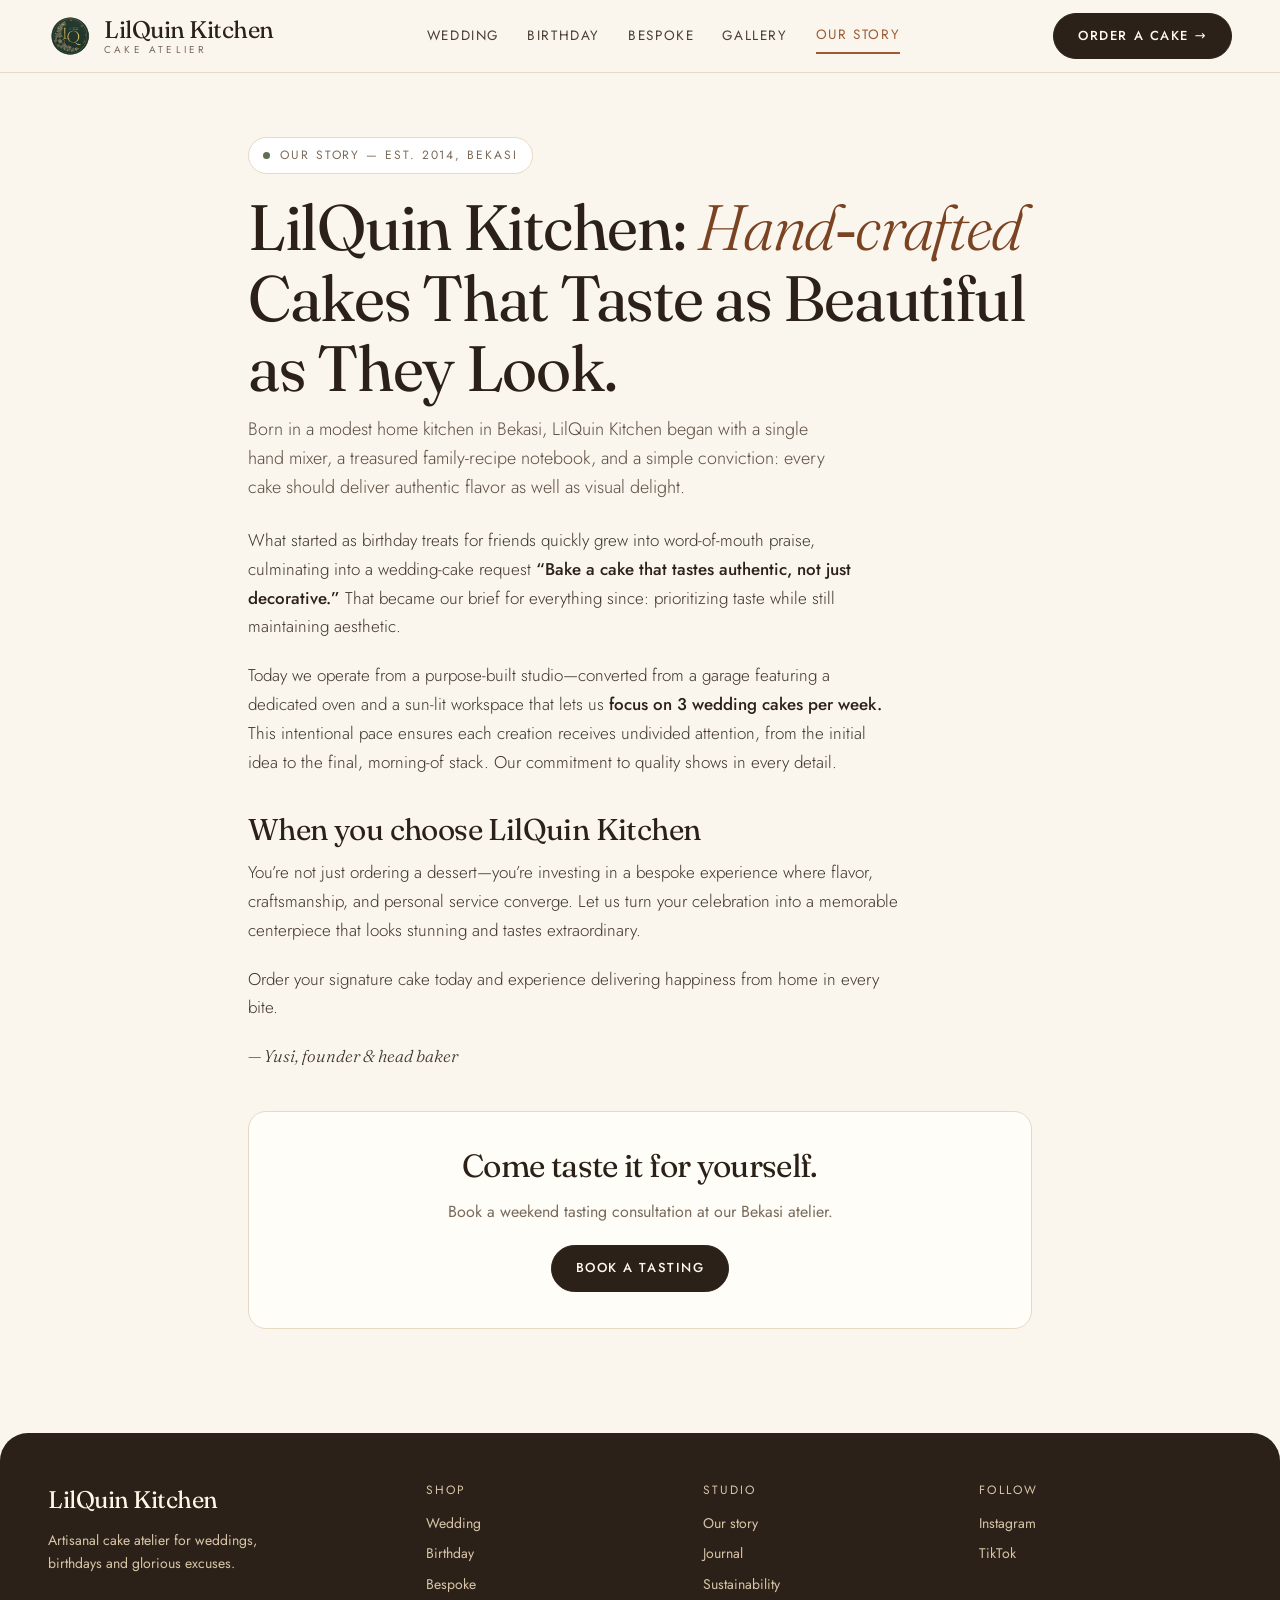
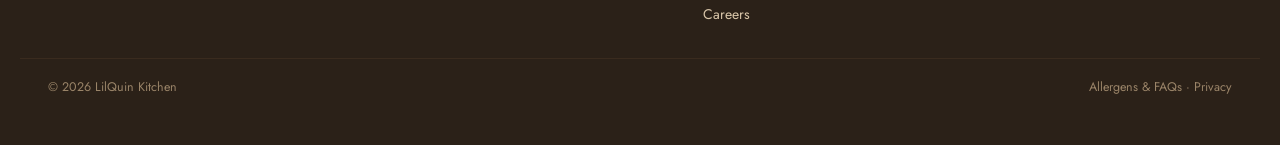
<file: our-story.html>
<!DOCTYPE html>
<html lang="en">

<head>
  <meta charset="UTF-8">
  <meta name="viewport" content="width=device-width, initial-scale=1.0">
  <link rel="icon" type="image/png" href="/assets/images/logo.png">
  <title>Our Story — LilQuin Kitchen</title>
  <meta name="description" content="From a home kitchen in Bekasi to an intentional cake atelier. Read the story of head baker Yusi and our flavour-first philosophy.">
  <link
    href="https://fonts.googleapis.com/css2?family=Fraunces:ital,opsz,wght@0,9..144,300;0,9..144,400;0,9..144,500;0,9..144,600;1,9..144,400;1,9..144,500&family=Jost:wght@300;400;500;600&display=swap"
    rel="stylesheet">
  <link rel="stylesheet" href="/assets/css/style.css">
</head>

<body>
  <header>
    <div class="wrap-wide nav">
      <div class="logo">
        <img src="/assets/images/logo.png" alt="LilQuin Kitchen logo">
        <a href="/" class="logo-text">LilQuin Kitchen <small>Cake Atelier</small></a>
      </div>
      <nav class="links">
        <a href="/wedding">Wedding</a>
        <a href="/birthday">Birthday</a>
        <a href="/bespoke">Bespoke</a>
        <a href="/#gallery">Gallery</a>
        <a href="/our-story" class="active">Our Story</a>
      </nav>
      <a class="btn" href="https://wa.me/628977555739" target="_blank" rel="noopener noreferrer">Order a cake →</a>
      <button class="hamburger" aria-label="Menu" aria-expanded="false"><span></span></button>
    </div>
  </header>

  <div class="wrap-narrow">
    <main class="page-hero">
      <div class="eyebrow"><span class="dot"></span> Our Story — Est. 2014, Bekasi</div>
      <h1>LilQuin Kitchen: <i>Hand‑crafted</i> Cakes That Taste as Beautiful as They Look.</h1>
      <p class="lead">Born in a modest home kitchen in Bekasi, LilQuin Kitchen began with a single hand mixer, a treasured family‑recipe notebook, and a simple conviction: every cake should deliver authentic flavor as well as visual delight.</p>

      <div class="prose">
        <p>What started as birthday treats for friends quickly grew into word‑of‑mouth praise, culminating into a wedding‑cake request <strong>“Bake a cake that tastes authentic, not just decorative.”</strong> That became our brief for everything since: prioritizing taste while still maintaining aesthetic.</p>

        <p>Today we operate from a purpose‑built studio—converted from a garage featuring a dedicated oven and a sun‑lit workspace that lets us <strong>focus on 3 wedding cakes per week.</strong> This intentional pace ensures each creation receives undivided attention, from the initial idea to the final, morning‑of stack. Our commitment to quality shows in every detail.</p>

        <h2>When you choose LilQuin Kitchen</h2>
        <p>You’re not just ordering a dessert—you’re investing in a bespoke experience where flavor, craftsmanship, and personal service converge. Let us turn your celebration into a memorable centerpiece that looks stunning and tastes extraordinary.</p>
        <p>Order your signature cake today and experience delivering happiness from home in every bite.</p>
        <p class="signoff">— Yusi, founder & head baker</p>
      </div>

      <div class="cta-box">
        <h2>Come taste it for yourself.</h2>
        <p style="color:var(--muted);margin-bottom:20px;">Book a weekend tasting consultation at our Bekasi atelier.</p>
        <a class="btn" href="#book-tasting" data-open-booking>Book a tasting</a>
      </div>
    </main>
  </div>

  <footer>
    <div class="wrap-wide cols">
      <div>
        <div class="logo" style="color:#FFF6E6">LilQuin Kitchen</div>
        <p style="font-size:14px;margin-top:10px;max-width:32ch">Artisanal cake atelier for weddings, birthdays and glorious excuses.</p>
      </div>
      <div>
        <div style="font-size:12px;letter-spacing:.18em;text-transform:uppercase;margin-bottom:12px">Shop</div>
        <div style="display:grid;gap:8px;font-size:14px">
          <a href="/wedding">Wedding</a>
          <a href="/birthday">Birthday</a>
          <a href="/bespoke">Bespoke</a>
        </div>
      </div>
      <div>
        <div style="font-size:12px;letter-spacing:.18em;text-transform:uppercase;margin-bottom:12px">Studio</div>
        <div style="display:grid;gap:8px;font-size:14px">
          <a href="/our-story">Our story</a>
          <a href="#">Journal</a>
          <a href="#">Sustainability</a>
          <a href="#">Careers</a>
        </div>
      </div>
      <div>
        <div style="font-size:12px;letter-spacing:.18em;text-transform:uppercase;margin-bottom:12px">Follow</div>
        <div style="display:grid;gap:8px;font-size:14px">
          <a href="https://instagram.com/lilquin_kitchen" target="_blank" rel="noopener noreferrer">Instagram</a>
          <a href="https://tiktok.com/@lilquin_kitchen" target="_blank" rel="noopener noreferrer">TikTok</a>
        </div>
      </div>
    </div>
    <div class="wrap footbar"><span>© 2026 LilQuin Kitchen</span><span>Allergens & FAQs · Privacy</span></div>
  </footer>

  <script src="/assets/js/shared.js"></script>
</body>

</html>
</file>
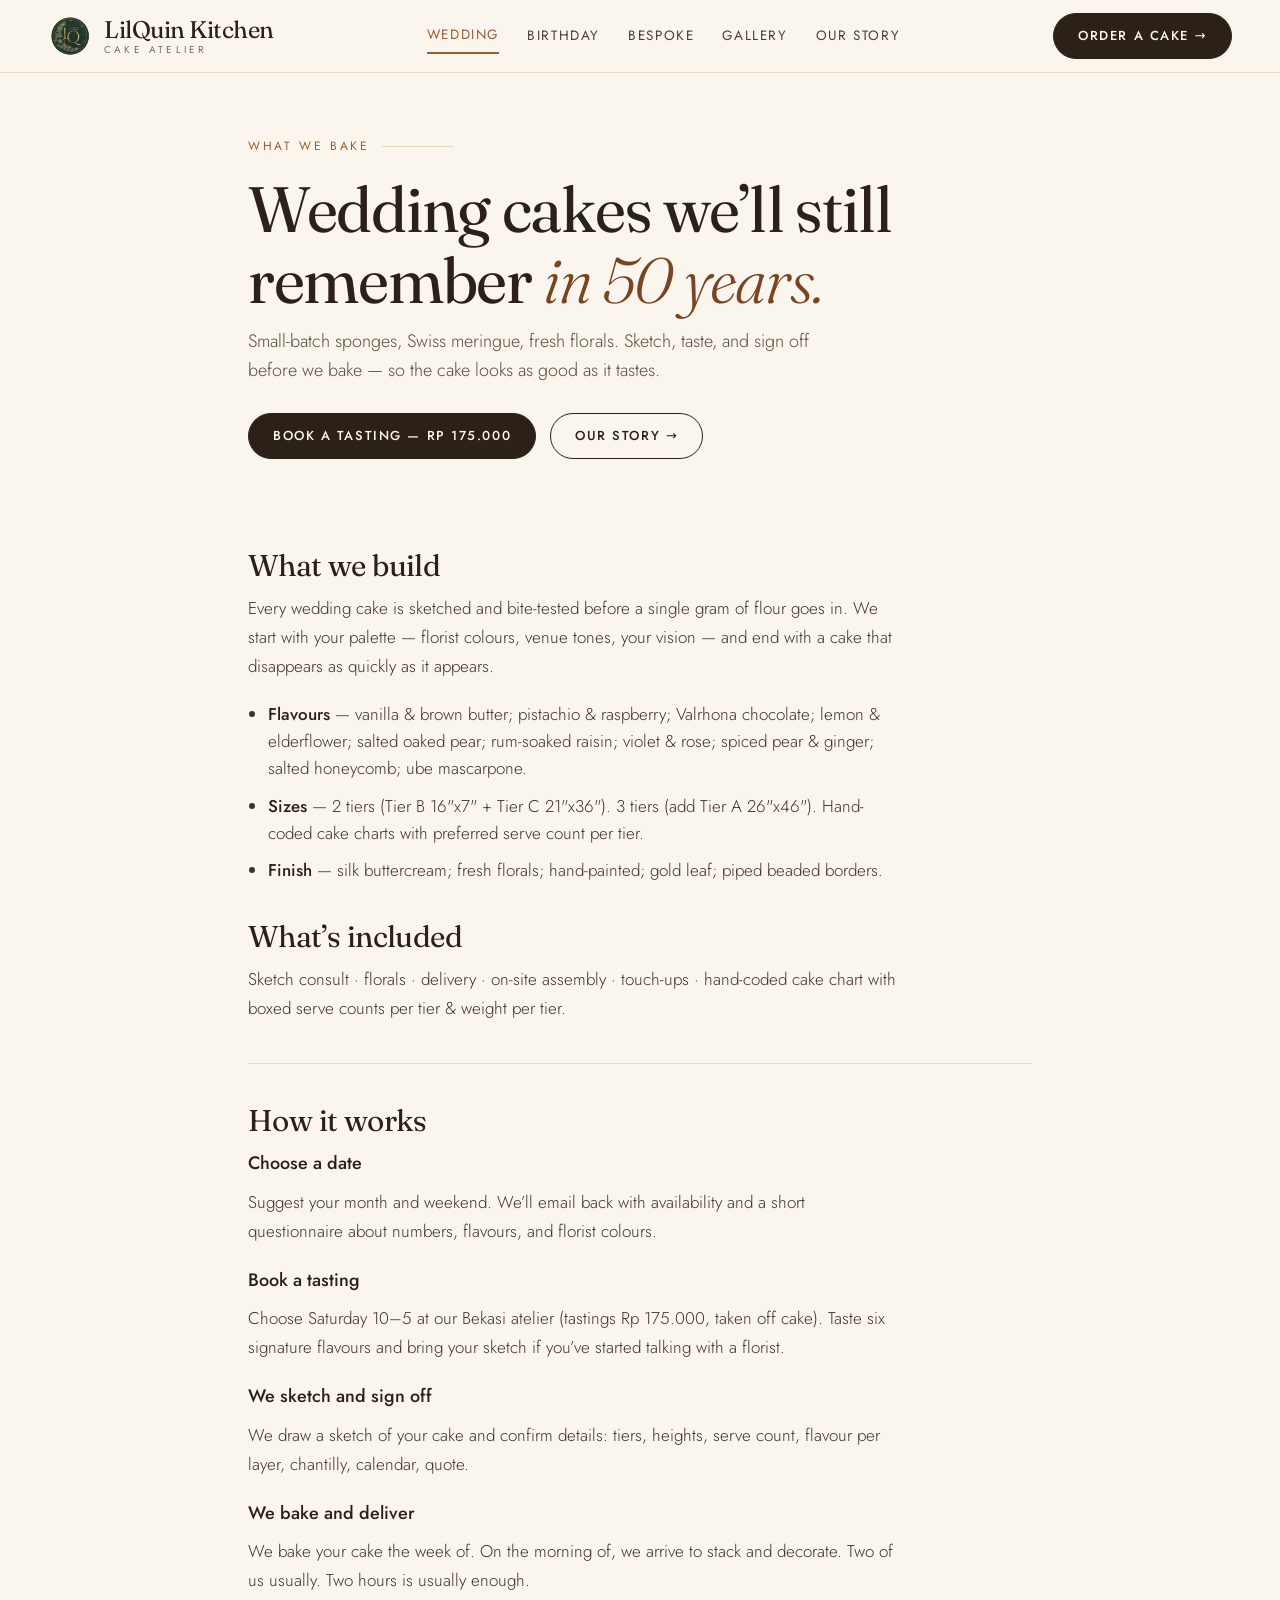
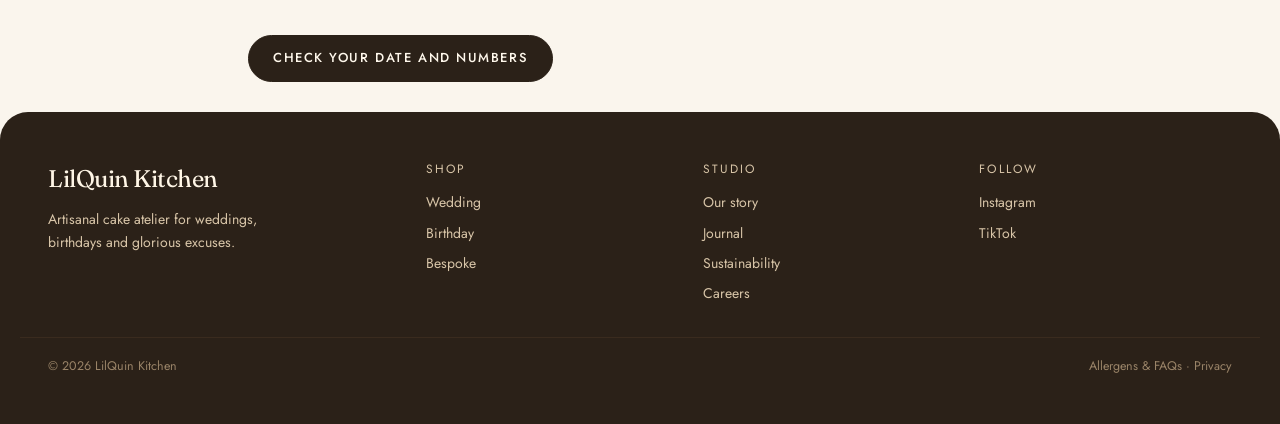
<file: wedding.html>
<!DOCTYPE html>
<html lang="en">

<head>
  <meta charset="UTF-8">
  <meta name="viewport" content="width=device-width, initial-scale=1.0">
  <link rel="icon" type="image/png" href="/assets/images/logo.png">
  <title>Wedding Cakes — LilQuin Kitchen</title>
  <meta name="description" content="Small-batch heirloom wedding cakes. Silky Swiss meringue buttercream, floral styling, and tasting sessions in Bekasi.">
  <link
    href="https://fonts.googleapis.com/css2?family=Fraunces:ital,opsz,wght@0,9..144,300;0,9..144,400;0,9..144,500;0,9..144,600;1,9..144,400;1,9..144,500&family=Jost:wght@300;400;500;600&display=swap"
    rel="stylesheet">
  <link rel="stylesheet" href="/assets/css/style.css">
</head>

<body>
  <header>
    <div class="wrap-wide nav">
      <div class="logo">
        <img src="/assets/images/logo.png" alt="LilQuin Kitchen logo">
        <a href="/" class="logo-text">LilQuin Kitchen <small>Cake Atelier</small></a>
      </div>
      <nav class="links">
        <a href="/wedding" class="active">Wedding</a>
        <a href="/birthday">Birthday</a>
        <a href="/bespoke">Bespoke</a>
        <a href="/#gallery">Gallery</a>
        <a href="/our-story">Our Story</a>
      </nav>
      <a class="btn" href="https://wa.me/628977555739" target="_blank" rel="noopener noreferrer">Order a cake →</a>
      <button class="hamburger" aria-label="Menu" aria-expanded="false"><span></span></button>
    </div>
  </header>

  <div class="wrap-narrow">
    <div class="page-hero">
      <div class="kicker">What we bake</div>
      <h1>Wedding cakes we’ll still remember <i>in 50 years.</i></h1>
      <p class="lead">Small-batch sponges, Swiss meringue, fresh florals. Sketch, taste, and sign off before we bake — so the cake looks as good as it tastes.</p>
      <div class="cta-wrap">
        <a class="btn" href="#book-tasting" data-open-booking>Book a tasting — Rp 175.000</a>
        <a class="btn light" href="/our-story">Our Story →</a>
      </div>
    </div>
  </div>

  <main class="wrap-narrow">
    <section class="prose">
      <h2>What we build</h2>
      <p>Every wedding cake is sketched and bite-tested before a single gram of flour goes in. We start with your palette — florist colours, venue tones, your vision — and end with a cake that disappears as quickly as it appears.</p>

      <ul>
        <li><strong>Flavours</strong> — vanilla & brown butter; pistachio & raspberry; Valrhona chocolate; lemon & elderflower; salted oaked pear; rum-soaked raisin; violet & rose; spiced pear & ginger; salted honeycomb; ube mascarpone.</li>
        <li><strong>Sizes</strong> — 2 tiers (Tier B 16"x7" + Tier C 21"x36"). 3 tiers (add Tier A 26"x46"). Hand-coded cake charts with preferred serve count per tier.</li>
        <li><strong>Finish</strong> — silk buttercream; fresh florals; hand-painted; gold leaf; piped beaded borders.</li>
      </ul>

      <h2>What’s included</h2>
      <div class="box">
        <p>Sketch consult · florals · delivery · on-site assembly · touch-ups · hand-coded cake chart with boxed serve counts per tier & weight per tier.</p>
      </div>
    </section>

    <div class="divider"></div>

    <section class="prose">
      <h2>How it works</h2>
      <div class="emoji">Choose a date</div>
      <p>Suggest your month and weekend. We’ll email back with availability and a short questionnaire about numbers, flavours, and florist colours.</p>

      <div class="emoji">Book a tasting</div>
      <p>Choose Saturday 10–5 at our Bekasi atelier (tastings Rp 175.000, taken off cake). Taste six signature flavours and bring your sketch if you’ve started talking with a florist.</p>

      <div class="emoji">We sketch and sign off</div>
      <p>We draw a sketch of your cake and confirm details: tiers, heights, serve count, flavour per layer, chantilly, calendar, quote.</p>

      <div class="emoji">We bake and deliver</div>
      <p>We bake your cake the week of. On the morning of, we arrive to stack and decorate. Two of us usually. Two hours is usually enough.</p>
    </section>

    <div class="cta-wrap" style="margin-top:40px">
      <a class="btn" href="#book-tasting" data-open-booking>Check your date and numbers</a>
    </div>
  </main>

  <footer>
    <div class="wrap-wide cols">
      <div>
        <div class="logo" style="color:#FFF6E6">LilQuin Kitchen</div>
        <p style="font-size:14px;margin-top:10px;max-width:32ch">Artisanal cake atelier for weddings, birthdays and glorious excuses.</p>
      </div>
      <div>
        <div style="font-size:12px;letter-spacing:.18em;text-transform:uppercase;margin-bottom:12px">Shop</div>
        <div style="display:grid;gap:8px;font-size:14px">
          <a href="/wedding">Wedding</a>
          <a href="/birthday">Birthday</a>
          <a href="/bespoke">Bespoke</a>
        </div>
      </div>
      <div>
        <div style="font-size:12px;letter-spacing:.18em;text-transform:uppercase;margin-bottom:12px">Studio</div>
        <div style="display:grid;gap:8px;font-size:14px">
          <a href="/our-story">Our story</a>
          <a href="#">Journal</a>
          <a href="#">Sustainability</a>
          <a href="#">Careers</a>
        </div>
      </div>
      <div>
        <div style="font-size:12px;letter-spacing:.18em;text-transform:uppercase;margin-bottom:12px">Follow</div>
        <div style="display:grid;gap:8px;font-size:14px">
          <a href="https://instagram.com/lilquin_kitchen" target="_blank" rel="noopener noreferrer">Instagram</a>
          <a href="https://tiktok.com/@lilquin_kitchen" target="_blank" rel="noopener noreferrer">TikTok</a>
        </div>
      </div>
    </div>
    <div class="wrap footbar"><span>© 2026 LilQuin Kitchen</span><span>Allergens & FAQs · Privacy</span></div>
  </footer>

  <script src="/assets/js/shared.js"></script>
</body>

</html>
</file>
<file: assets/css/style.css>
/* ==========================================================================
   LilQuin Kitchen — Unified Design System & Styles
   Zero-dependency, semantic, mobile-accessible, performance-optimized
   ========================================================================== */

/* ---- Design Tokens ---- */
:root {
  --cream: #FAF5ED;
  --cream2: #F3EAD9;
  --ink: #2B2118;
  --muted: #7A6A5B;
  --line: #E7D9C4;
  --accent: #9C5B33;
  --accent-dark: #7A4423;
  --sage: #5F6F52;
  --blush: #EFD9C5;
  --card: #FFFDF8;
  --radius: 18px;
}

/* ---- Reset & Base ---- */
*, *::before, *::after {
  margin: 0;
  padding: 0;
  box-sizing: border-box;
}

html, body {
  overflow-x: clip;
}

body {
  font-family: 'Jost', system-ui, -apple-system, sans-serif;
  background: var(--cream);
  color: var(--ink);
  line-height: 1.6;
  -webkit-font-smoothing: antialiased;
  -moz-osx-font-smoothing: grayscale;
}

h1, h2, h3, h4, .serif {
  font-family: 'Fraunces', Georgia, serif;
  font-weight: 400;
  line-height: 1.1;
  letter-spacing: -0.02em;
}

a {
  color: inherit;
  text-decoration: none;
}

img {
  max-width: 100%;
  height: auto;
  display: block;
}

/* ---- Layout Wrappers ---- */
.wrap {
  max-width: 1240px;
  margin: 0 auto;
  padding: 0 28px;
}
.wrap-narrow {
  max-width: 840px;
  margin: 0 auto;
  padding: 0 28px;
}
.wrap-wide {
  max-width: 1240px;
  margin: 0 auto;
  padding: 0 28px;
}

/* ---- Header / Navigation ---- */
header {
  position: sticky;
  top: 0;
  z-index: 50;
  background: rgba(250, 245, 237, 0.92);
  backdrop-filter: blur(14px);
  -webkit-backdrop-filter: blur(14px);
  border-bottom: 1px solid var(--line);
}

.nav {
  display: flex;
  align-items: center;
  justify-content: space-between;
  height: 72px;
  gap: 16px;
}

.logo {
  display: flex;
  align-items: center;
  gap: 12px;
  font-family: 'Fraunces', Georgia, serif;
  font-size: 24px;
  letter-spacing: -0.02em;
  min-width: 0;
  flex-shrink: 1;
}

.logo img {
  width: 44px;
  height: 44px;
  border-radius: 50%;
  object-fit: cover;
  flex-shrink: 0;
}

.logo-text {
  display: flex;
  flex-direction: column;
  line-height: 1;
}

.logo span {
  font-style: italic;
  font-weight: 300;
}

.logo small, .logo-text small {
  display: block;
  font-family: 'Jost', sans-serif;
  font-size: 10px;
  letter-spacing: 0.32em;
  text-transform: uppercase;
  color: var(--muted);
  margin-top: 3px;
}

.links {
  display: flex;
  align-items: center;
  gap: 28px;
  font-size: 13.5px;
  letter-spacing: 0.12em;
  text-transform: uppercase;
  color: #4A3E33;
}

.links a {
  position: relative;
  padding: 6px 0;
  transition: color 0.2s;
}

.links a:hover {
  color: var(--accent);
}

.links a.active {
  color: var(--accent);
  border-bottom: 2px solid var(--accent);
}

/* ---- Buttons & Interactive Elements (44px min touch target) ---- */
.btn {
  display: inline-flex;
  align-items: center;
  justify-content: center;
  gap: 10px;
  background: var(--ink);
  color: #FFF8EC;
  border: 1px solid var(--ink);
  border-radius: 999px;
  padding: 12px 24px;
  min-height: 44px;
  font-size: 13px;
  letter-spacing: 0.12em;
  text-transform: uppercase;
  font-weight: 500;
  cursor: pointer;
  transition: background 0.2s, transform 0.2s, color 0.2s;
  white-space: nowrap;
}

.btn:hover {
  background: var(--accent);
  border-color: var(--accent);
  color: #fff;
  transform: translateY(-1px);
}

.btn.light {
  background: transparent;
  color: var(--ink);
  border: 1px solid var(--ink);
}

.btn.light:hover {
  background: var(--ink);
  color: #fff;
}

/* ---- Utility & Accents ---- */
.eyebrow {
  display: inline-flex;
  align-items: center;
  gap: 10px;
  border: 1px solid var(--line);
  background: #fff;
  border-radius: 999px;
  padding: 8px 14px;
  font-size: 12px;
  letter-spacing: 0.16em;
  text-transform: uppercase;
  color: var(--muted);
}

.dot {
  width: 7px;
  height: 7px;
  border-radius: 50%;
  background: var(--sage);
}

.kicker {
  font-size: 12px;
  letter-spacing: 0.22em;
  text-transform: uppercase;
  color: var(--accent);
  margin-bottom: 12px;
  display: flex;
  align-items: center;
  gap: 12px;
}

.kicker::after {
  content: "";
  height: 1px;
  width: 72px;
  background: var(--line);
  display: inline-block;
}

.divider {
  border: 0;
  border-top: 1px solid var(--line);
  margin: 40px 0;
}

/* ---- Hero Sections ---- */
.hero {
  display: grid;
  grid-template-columns: 1.05fr 0.95fr;
  gap: 56px;
  padding: 64px 0 36px;
  align-items: center;
}

.hero h1 {
  font-size: clamp(38px, 5.2vw, 74px);
  margin: 22px 0 18px;
  word-break: break-word;
  overflow-wrap: anywhere;
}

.hero h1 i {
  font-style: italic;
  font-weight: 300;
  color: var(--accent-dark);
}

.lede {
  font-size: 18px;
  color: #5B4D40;
  max-width: 48ch;
  font-weight: 300;
  line-height: 1.6;
}

.cta-row, .cta-wrap {
  display: flex;
  gap: 14px;
  margin: 28px 0 30px;
  flex-wrap: wrap;
}

.meta {
  display: flex;
  gap: 36px;
  border-top: 1px solid var(--line);
  padding-top: 22px;
}

.meta div strong {
  font-family: 'Fraunces', Georgia, serif;
  font-size: 28px;
  display: block;
  line-height: 1;
}

.meta div span {
  font-size: 12px;
  letter-spacing: 0.14em;
  text-transform: uppercase;
  color: var(--muted);
}

/* Hero visual */
.visual {
  position: relative;
}

.arch {
  border-radius: 999px 999px 24px 24px;
  overflow: hidden;
  border: 1px solid var(--line);
  box-shadow: 0 30px 80px rgba(80, 50, 20, 0.16);
  aspect-ratio: 0.83;
  background: #eee;
}

.arch img {
  width: 100%;
  height: 100%;
  object-fit: cover;
}

.float {
  position: absolute;
  background: var(--card);
  border: 1px solid var(--line);
  border-radius: 16px;
  padding: 14px 16px;
  box-shadow: 0 16px 40px rgba(60, 35, 10, 0.14);
  display: flex;
  gap: 12px;
  align-items: center;
}

.float.taste {
  left: 16px;
  bottom: 16px;
  max-width: 250px;
}

.float.slice {
  right: 16px;
  top: 16px;
}

.float img {
  width: 52px;
  height: 52px;
  border-radius: 12px;
  object-fit: cover;
}

.float strong {
  font-size: 14px;
  display: block;
  line-height: 1.3;
}

.float small {
  font-size: 12.5px;
  color: var(--muted);
}

.stamp {
  position: absolute;
  left: 16px;
  top: 16px;
  width: 96px;
  height: 96px;
  border-radius: 50%;
  background: var(--ink);
  color: #F3E6CF;
  display: grid;
  place-items: center;
  text-align: center;
  font-size: 10px;
  letter-spacing: 0.16em;
  text-transform: uppercase;
  line-height: 1.3;
  transform: rotate(-12deg);
}

/* Page Hero (Subpages) */
.page-hero {
  padding-top: 64px;
  padding-bottom: 24px;
}

.page-hero h1 {
  font-size: clamp(38px, 5vw, 64px);
  margin: 18px 0 12px;
  word-break: break-word;
  overflow-wrap: anywhere;
}

.page-hero h1 i {
  font-style: italic;
  font-weight: 300;
  color: var(--accent-dark);
}

.page-hero p.lead {
  font-size: 18px;
  color: #5B4D40;
  font-weight: 300;
  max-width: 58ch;
  margin-bottom: 24px;
}

/* ---- Collections & Cards ---- */
.section {
  padding: 72px 0 10px;
}

.section h2 {
  font-size: clamp(28px, 3.6vw, 50px);
  max-width: 18ch;
}

.section h2 em {
  font-style: italic;
  font-weight: 300;
}

.split {
  display: flex;
  justify-content: space-between;
  align-items: flex-end;
  gap: 24px;
  margin-bottom: 32px;
}

.split p {
  max-width: 38ch;
  color: var(--muted);
  font-size: 16px;
}

.grid3 {
  display: grid;
  grid-template-columns: 1.2fr 1fr 1fr;
  gap: 20px;
}

.card {
  background: var(--card);
  border: 1px solid var(--line);
  border-radius: var(--radius);
  overflow: hidden;
  transition: transform 0.3s, box-shadow 0.3s;
}

.card:hover {
  transform: translateY(-4px);
  box-shadow: 0 24px 60px rgba(90, 55, 20, 0.14);
}

.card .ph {
  aspect-ratio: 4/4.6;
  overflow: hidden;
  background: #eee;
}

.card:first-child .ph {
  aspect-ratio: 4/4.15;
}

.card .ph img {
  width: 100%;
  height: 100%;
  object-fit: cover;
  transition: transform 0.6s ease;
}

.card:hover .ph img {
  transform: scale(1.04);
}

.card .bd {
  padding: 22px;
}

.tag {
  font-size: 11px;
  letter-spacing: 0.18em;
  text-transform: uppercase;
  color: var(--sage);
  margin-bottom: 8px;
}

.card h3 {
  font-size: 26px;
  margin-bottom: 6px;
}

.card p {
  font-size: 14.5px;
  color: var(--muted);
  margin-bottom: 14px;
}

.price-row {
  display: flex;
  justify-content: space-between;
  align-items: center;
  border-top: 1px dashed var(--line);
  padding-top: 14px;
}

.price {
  font-family: 'Fraunces', Georgia, serif;
  font-size: 19px;
}

.link {
  font-size: 13px;
  letter-spacing: 0.12em;
  text-transform: uppercase;
  border-bottom: 1px solid var(--ink);
  padding-bottom: 2px;
}

/* ---- Press Strip ---- */
.press {
  border-top: 1px solid var(--line);
  border-bottom: 1px solid var(--line);
  padding: 16px 0;
  margin: 24px 0 0;
  display: flex;
  gap: 24px;
  align-items: center;
  justify-content: space-between;
  flex-wrap: wrap;
  color: var(--muted);
  font-size: 13px;
  letter-spacing: 0.18em;
  text-transform: uppercase;
}

.press strong {
  font-family: 'Fraunces', Georgia, serif;
  font-size: 18px;
  letter-spacing: 0;
  text-transform: none;
  color: var(--ink);
  font-weight: 500;
}

/* ---- Cake Estimator Builder & Process ---- */
.duo {
  display: grid;
  grid-template-columns: 1fr 1fr;
  gap: 20px;
  margin-top: 8px;
}

.panel {
  background: #231A12;
  color: #F6EAD6;
  border-radius: 22px;
  padding: 36px;
  position: relative;
  overflow: hidden;
}

.panel h3 {
  font-size: 32px;
  margin: 10px 0;
}

.panel p {
  color: #CBB89F;
  font-size: 15px;
  max-width: 36ch;
}

.opt {
  margin: 20px 0;
}

.opt label {
  font-size: 11px;
  letter-spacing: 0.18em;
  text-transform: uppercase;
  color: #C8AE8A;
  display: block;
  margin-bottom: 10px;
}

.pills {
  display: flex;
  gap: 8px;
  flex-wrap: wrap;
}

.pill {
  border: 1px solid #4A3725;
  border-radius: 999px;
  padding: 10px 18px;
  min-height: 44px;
  display: inline-flex;
  align-items: center;
  justify-content: center;
  font-size: 13.5px;
  cursor: pointer;
  color: #F0DEC2;
  background: transparent;
  transition: all 0.2s;
  font-family: inherit;
}

.pill.active, .pill:hover {
  background: #F5E7CF;
  color: #231A12;
  border-color: #F5E7CF;
}

.cake-prev {
  display: flex;
  align-items: flex-end;
  gap: 18px;
  margin-top: 24px;
  background: #2E2217;
  border: 1px solid #4A3725;
  border-radius: 16px;
  padding: 20px;
}

.tier {
  border-radius: 10px 10px 8px 8px;
  margin: 0 auto;
  text-align: center;
  transition: all 0.4s;
  border: 1px solid rgba(255, 255, 255, 0.15);
}

.total {
  display: flex;
  justify-content: space-between;
  align-items: center;
  margin-top: 20px;
  border-top: 1px solid #4A3725;
  padding-top: 18px;
}

.total strong {
  font-family: 'Fraunces', Georgia, serif;
  font-size: 32px;
}

.panel.light {
  background: var(--card);
  color: var(--ink);
  border: 1px solid var(--line);
}

.panel.light p {
  color: var(--muted);
}

.step {
  display: flex;
  gap: 18px;
  padding: 20px 0;
  border-top: 1px solid var(--line);
}

.step b {
  font-family: 'Fraunces', Georgia, serif;
  font-size: 22px;
  color: var(--accent);
  min-width: 44px;
}

.step h4 {
  font-size: 18px;
  margin-bottom: 4px;
}

.step p {
  font-size: 14.5px;
  color: var(--muted);
}

/* ---- Carousel (Birthday, Bespoke) ---- */
.carousel {
  position: relative;
  background: var(--card);
  border: 1px solid var(--line);
  border-radius: var(--radius);
  overflow: hidden;
  margin: 12px 0;
}

.slides {
  position: relative;
  aspect-ratio: 16/9.5;
  background: #eee;
  overflow: hidden;
}

.slide {
  position: absolute;
  inset: 0;
  opacity: 0;
  transition: opacity 0.5s ease;
}

.slide.active {
  opacity: 1;
  z-index: 1;
}

.slide img {
  width: 100%;
  height: 100%;
  object-fit: cover;
  display: block;
}

.cap {
  position: absolute;
  left: 16px;
  bottom: 16px;
  background: rgba(35, 26, 18, 0.88);
  color: #F6EAD6;
  border-radius: 12px;
  padding: 10px 16px;
  font-size: 14px;
  z-index: 2;
  max-width: 80%;
}

.cap strong {
  font-family: 'Fraunces', Georgia, serif;
  font-weight: 500;
  font-size: 16px;
  display: block;
  margin-bottom: 2px;
}

.car-btn {
  position: absolute;
  top: 50%;
  transform: translateY(-50%);
  z-index: 5;
  width: 44px;
  height: 44px;
  border-radius: 50%;
  border: 1px solid var(--line);
  background: rgba(255, 253, 248, 0.94);
  font-size: 20px;
  cursor: pointer;
  color: var(--ink);
  display: flex;
  align-items: center;
  justify-content: center;
  transition: all 0.2s;
}

.car-btn:hover {
  background: var(--ink);
  color: #fff;
}

.car-btn.prev { left: 14px; }
.car-btn.next { right: 14px; }

.dots {
  display: flex;
  gap: 8px;
  justify-content: center;
  padding: 14px;
}

.dot2 {
  width: 12px;
  height: 12px;
  border-radius: 50%;
  background: var(--line);
  border: 0;
  cursor: pointer;
  padding: 0;
  transition: background 0.2s;
}

.dot2.active {
  background: var(--accent);
}

/* ---- Gallery Masonry ---- */
.masonry {
  columns: 4 240px;
  column-gap: 16px;
  margin-top: 28px;
}

.masonry img {
  width: 100%;
  border-radius: 14px;
  margin-bottom: 16px;
  border: 1px solid var(--line);
  break-inside: avoid;
}

/* ---- Quote / Review Strip ---- */
.quote {
  background: var(--sage);
  color: #F2F0E6;
  border-radius: 22px;
  padding: 56px 48px;
  margin: 64px 0 10px;
  display: grid;
  grid-template-columns: 1fr 320px;
  gap: 32px;
  align-items: center;
}

.quote blockquote {
  font-family: 'Fraunces', Georgia, serif;
  font-size: clamp(24px, 2.6vw, 36px);
  line-height: 1.25;
  font-weight: 300;
}

.quote blockquote i {
  font-style: italic;
}

/* ---- Banner Strip ---- */
.banner {
  background: var(--cream2);
  border: 1px solid var(--line);
  border-radius: 16px;
  margin: 28px 0;
}

.banner a {
  display: flex;
  align-items: center;
  justify-content: space-between;
  padding: 16px 24px;
  color: var(--ink);
  font-weight: 500;
  font-size: 14.5px;
  flex-wrap: wrap;
  gap: 10px;
}

/* ---- Tasting & Contact ---- */
.tasting {
  display: grid;
  grid-template-columns: 1fr 380px;
  gap: 20px;
  margin: 20px 0 80px;
}

.form {
  background: var(--card);
  border: 1px solid var(--line);
  border-radius: 20px;
  padding: 32px;
}

.form input, .form select {
  width: 100%;
  border: 1px solid var(--line);
  background: #fff;
  border-radius: 12px;
  padding: 13px 14px;
  font-size: 15px;
  margin-top: 8px;
  font-family: inherit;
}

.form .row {
  display: grid;
  grid-template-columns: 1fr 1fr;
  gap: 12px;
}

/* ---- Prose / Editorial Content ---- */
.prose p {
  font-size: 17px;
  color: #3E332A;
  font-weight: 300;
  margin-bottom: 20px;
  max-width: 65ch;
  line-height: 1.7;
}

.prose h2 {
  font-size: 30px;
  margin: 36px 0 12px;
}

.prose ul {
  font-size: 17px;
  color: #3E332A;
  font-weight: 300;
  max-width: 65ch;
  margin-bottom: 20px;
  padding-left: 20px;
}

.prose li {
  margin-bottom: 10px;
}

.prose strong {
  font-weight: 500;
  color: var(--ink);
}

.prose .emoji {
  display: block;
  font-size: 18px;
  margin: 4px 0 10px;
  font-weight: 500;
  color: var(--ink);
}

.signoff {
  font-family: 'Fraunces', Georgia, serif;
  font-style: italic;
  font-size: 19px;
  color: var(--accent);
}

.cta-box {
  background: var(--card);
  border: 1px solid var(--line);
  border-radius: var(--radius);
  padding: 36px 32px;
  margin: 40px 0 60px;
  text-align: center;
}

.cta-box h2 {
  font-size: 32px;
  margin-bottom: 16px;
}

/* ---- Footer ---- */
footer {
  background: var(--ink);
  color: #D8C5A8;
  padding: 48px 0;
  border-radius: 28px 28px 0 0;
  margin-top: 20px;
}

footer .cols {
  display: grid;
  grid-template-columns: 1.4fr 1fr 1fr 1fr;
  gap: 24px;
}

.footbar {
  border-top: 1px solid #3A2B1E;
  margin-top: 32px;
  padding-top: 18px;
  display: flex;
  justify-content: space-between;
  gap: 10px;
  flex-wrap: wrap;
  font-size: 12.5px;
  color: #9A8468;
}

/* ---- Mobile Hamburger Toggle ---- */
.hamburger {
  display: none;
  align-items: center;
  justify-content: center;
  width: 44px;
  height: 44px;
  border: 1px solid var(--line);
  border-radius: 12px;
  background: #fff;
  color: var(--ink);
  cursor: pointer;
  flex-shrink: 0;
}

.hamburger span {
  display: block;
  width: 18px;
  height: 2px;
  background: currentColor;
  position: relative;
  transition: background 0.2s;
}

.hamburger span::before, .hamburger span::after {
  content: "";
  position: absolute;
  left: 0;
  width: 18px;
  height: 2px;
  background: currentColor;
  transition: transform 0.2s, top 0.2s;
}

.hamburger span::before { top: -6px; }
.hamburger span::after { top: 6px; }

.nav-open .hamburger span { background: transparent; }
.nav-open .hamburger span::before { transform: rotate(45deg); top: 0; }
.nav-open .hamburger span::after { transform: rotate(-45deg); top: 0; }

/* ---- Google Calendar Booking Modal ---- */
.booking-backdrop {
  position: fixed;
  inset: 0;
  background: rgba(35, 26, 18, 0.72);
  backdrop-filter: blur(8px);
  -webkit-backdrop-filter: blur(8px);
  z-index: 1000;
  display: flex;
  align-items: center;
  justify-content: center;
  padding: 16px;
  opacity: 0;
  visibility: hidden;
  transition: opacity 0.28s ease, visibility 0.28s ease;
}

.booking-backdrop.active {
  opacity: 1;
  visibility: visible;
}

.booking-modal {
  background: var(--card);
  border: 1px solid var(--line);
  border-radius: var(--radius);
  width: 100%;
  max-width: 760px;
  max-height: 92vh;
  display: flex;
  flex-direction: column;
  overflow: hidden;
  box-shadow: 0 24px 60px rgba(43, 33, 24, 0.28);
  transform: translateY(16px) scale(0.98);
  transition: transform 0.28s cubic-bezier(0.16, 1, 0.3, 1);
}

.booking-backdrop.active .booking-modal {
  transform: translateY(0) scale(1);
}

.booking-header {
  padding: 22px 28px 16px;
  border-bottom: 1px solid var(--line);
  display: flex;
  align-items: flex-start;
  justify-content: space-between;
  gap: 16px;
  background: var(--cream);
}

.booking-title {
  font-family: 'Fraunces', Georgia, serif;
  font-size: 24px;
  font-weight: 400;
  color: var(--ink);
  line-height: 1.15;
}

.booking-subtitle {
  font-size: 13.5px;
  color: var(--muted);
  margin-top: 4px;
  line-height: 1.45;
}

.booking-close {
  background: transparent;
  border: 1px solid var(--line);
  color: var(--ink);
  width: 44px;
  height: 44px;
  border-radius: 50%;
  display: flex;
  align-items: center;
  justify-content: center;
  font-size: 24px;
  cursor: pointer;
  flex-shrink: 0;
  transition: all 0.2s;
  line-height: 1;
}

.booking-close:hover {
  background: var(--ink);
  color: #fff;
  border-color: var(--ink);
}

.booking-body {
  padding: 0;
  flex: 1;
  overflow-y: auto;
  position: relative;
  background: #FFFDF8;
  min-height: 480px;
}

.booking-iframe {
  width: 100%;
  height: 580px;
  border: 0;
  display: block;
  background: #fff;
}

.booking-preview-card {
  padding: 32px 24px;
  text-align: center;
  display: flex;
  flex-direction: column;
  align-items: center;
  justify-content: center;
  gap: 16px;
}

.booking-preview-badge {
  display: inline-flex;
  align-items: center;
  gap: 8px;
  padding: 6px 14px;
  border-radius: 999px;
  background: #E8F5E9;
  color: #2E7D32;
  font-size: 12px;
  font-weight: 500;
  letter-spacing: 0.05em;
  text-transform: uppercase;
}

.booking-preview-badge::before {
  content: '';
  width: 7px;
  height: 7px;
  border-radius: 50%;
  background: #2E7D32;
}

.booking-slot-grid {
  display: grid;
  grid-template-columns: repeat(auto-fit, minmax(130px, 1fr));
  gap: 10px;
  width: 100%;
  max-width: 520px;
  margin: 12px 0;
}

.booking-slot-btn {
  padding: 12px 14px;
  min-height: 44px;
  border: 1px solid var(--line);
  background: #fff;
  border-radius: 10px;
  font-size: 13px;
  color: var(--ink);
  cursor: pointer;
  transition: all 0.2s;
  font-family: inherit;
  display: flex;
  align-items: center;
  justify-content: center;
}

.booking-slot-btn:hover {
  border-color: var(--accent);
  background: var(--cream);
  color: var(--accent);
}

.booking-slot-btn.selected {
  background: var(--ink);
  color: #fff;
  border-color: var(--ink);
}

.booking-footer {
  padding: 14px 28px;
  border-top: 1px solid var(--line);
  background: var(--cream);
  display: flex;
  align-items: center;
  justify-content: space-between;
  font-size: 13px;
  color: var(--muted);
  flex-wrap: wrap;
  gap: 12px;
}

/* ==========================================================================
   Responsive Breakpoints: Tablet, Mobile, and Compact Handsets
   ========================================================================== */

/* Tablet & Compact Desktop (≤ 980px) */
@media (max-width: 980px) {
  .links {
    display: none;
  }
  .hamburger {
    display: flex;
  }
  .nav {
    position: relative;
  }
  .nav .btn {
    margin-left: auto;
  }
  header .links {
    position: absolute;
    top: 100%;
    left: 0;
    right: 0;
    background: var(--cream);
    border-top: 1px solid var(--line);
    border-bottom: 1px solid var(--line);
    flex-direction: column;
    gap: 0;
    padding: 8px 24px 16px;
    display: none;
    z-index: 49;
    box-shadow: 0 16px 36px rgba(43, 33, 24, 0.16);
  }
  header.nav-open .links {
    display: flex;
  }
  header .links a {
    padding: 14px 0;
    font-size: 15px;
    border-bottom: 1px solid var(--line);
  }
  header .links a:last-child {
    border-bottom: 0;
  }

  .hero, .duo, .tasting, .quote {
    grid-template-columns: 1fr;
  }
  .grid3 {
    grid-template-columns: 1fr 1fr;
  }
  .grid3 .card:first-child {
    grid-column: 1 / -1;
  }
  .split {
    flex-direction: column;
    align-items: flex-start;
  }
  .quote {
    padding: 40px 32px;
    grid-template-columns: 1fr;
    gap: 20px;
  }
  .masonry {
    columns: 2 160px;
  }
  footer .cols {
    grid-template-columns: 1fr 1fr;
  }
  .slides {
    aspect-ratio: 16/10.5;
  }
  .cap {
    left: 12px;
    bottom: 12px;
    right: 12px;
    font-size: 13px;
    max-width: none;
  }
}

/* Standard Mobile (≤ 600px) */
@media (max-width: 600px) {
  .wrap, .wrap-wide, .wrap-narrow {
    padding: 0 18px;
  }

  /* Compact header row */
  .nav {
    height: 64px;
    gap: 10px;
  }
  .logo {
    font-size: 18px;
    gap: 8px;
  }
  .logo img {
    width: 34px;
    height: 34px;
  }
  .logo-text small {
    display: none;
  }
  .nav .btn {
    padding: 8px 14px;
    min-height: 38px;
    font-size: 11px;
  }

  /* Heroes */
  .hero {
    padding: 36px 0 20px;
    gap: 32px;
  }
  .hero h1 {
    font-size: 36px;
  }
  .page-hero {
    padding: 32px 0 16px;
  }
  .page-hero h1 {
    font-size: 34px;
    margin: 14px 0 10px;
  }
  .page-hero p.lead {
    font-size: 16px;
    margin-bottom: 20px;
  }

  .cta-row, .cta-wrap {
    gap: 10px;
    margin: 20px 0 24px;
  }
  .cta-row .btn, .cta-wrap .btn, .cta-box .btn {
    width: 100%;
    justify-content: center;
  }

  .meta {
    gap: 20px;
    flex-wrap: wrap;
  }
  .stamp {
    left: 8px;
    top: 12px;
    width: 80px;
    height: 80px;
    font-size: 9px;
  }
  .float {
    padding: 10px 12px;
  }
  .float.taste {
    left: 8px;
    bottom: 14px;
    max-width: 210px;
  }
  .float.slice {
    right: 8px;
    top: 12px;
  }

  /* Cards & Sections */
  .section {
    padding: 44px 0 8px;
  }
  .section h2 {
    font-size: 28px;
  }
  .grid3 {
    grid-template-columns: 1fr;
  }
  .card .bd {
    padding: 18px;
  }
  .card h3 {
    font-size: 24px;
  }
  .press {
    flex-direction: column;
    align-items: flex-start;
    gap: 8px;
  }

  /* Estimator & Duo */
  .panel {
    padding: 24px 18px;
  }
  .panel h3 {
    font-size: 26px;
  }
  .cake-prev {
    padding: 16px 12px;
    gap: 12px;
  }
  .total strong {
    font-size: 26px;
  }
  .step {
    gap: 12px;
  }
  .step b {
    min-width: 32px;
    font-size: 18px;
  }

  /* Carousel */
  .carousel {
    margin: 8px 0;
  }
  .slides {
    aspect-ratio: 4/3.4;
  }
  .car-btn {
    width: 38px;
    height: 38px;
    font-size: 16px;
  }
  .car-btn.prev { left: 8px; }
  .car-btn.next { right: 8px; }
  .cap {
    left: 8px;
    right: 8px;
    bottom: 8px;
    padding: 8px 12px;
  }

  /* Prose & Footer */
  .prose p, .prose ul {
    font-size: 16px;
  }
  .prose h2 {
    font-size: 24px;
    margin: 28px 0 10px;
  }
  .quote {
    padding: 32px 20px;
    margin: 40px 0 10px;
  }
  .tasting {
    margin: 16px 0 48px;
  }
  .form {
    padding: 24px 18px;
  }
  .form .row {
    grid-template-columns: 1fr;
  }
  footer {
    padding: 36px 0;
    border-radius: 20px 20px 0 0;
  }
  footer .cols {
    grid-template-columns: 1fr;
    gap: 24px;
  }
  .footbar {
    flex-direction: column;
    gap: 6px;
  }

  /* Booking modal mobile */
  .booking-header {
    padding: 18px 20px 14px;
  }
  .booking-title {
    font-size: 20px;
  }
  .booking-body {
    min-height: 420px;
  }
  .booking-iframe {
    height: 500px;
  }
  .booking-footer {
    padding: 12px 20px;
    flex-direction: column;
    align-items: flex-start;
  }
}

/* Compact Mobile Handsets (≤ 380px, e.g. iPhone SE, Galaxy A-series) */
@media (max-width: 380px) {
  .wrap, .wrap-wide, .wrap-narrow {
    padding: 0 14px;
  }
  .nav {
    height: 58px;
    gap: 6px;
  }
  .logo {
    font-size: 16px;
    gap: 6px;
  }
  .logo img {
    width: 30px;
    height: 30px;
  }
  .nav .btn {
    padding: 7px 10px;
    font-size: 10px;
    letter-spacing: 0.08em;
  }
  .hamburger {
    width: 38px;
    height: 38px;
  }
  .hero h1 {
    font-size: 30px;
  }
  .page-hero h1 {
    font-size: 28px;
  }
  .pill {
    padding: 8px 14px;
    font-size: 12.5px;
  }
}
</file>
